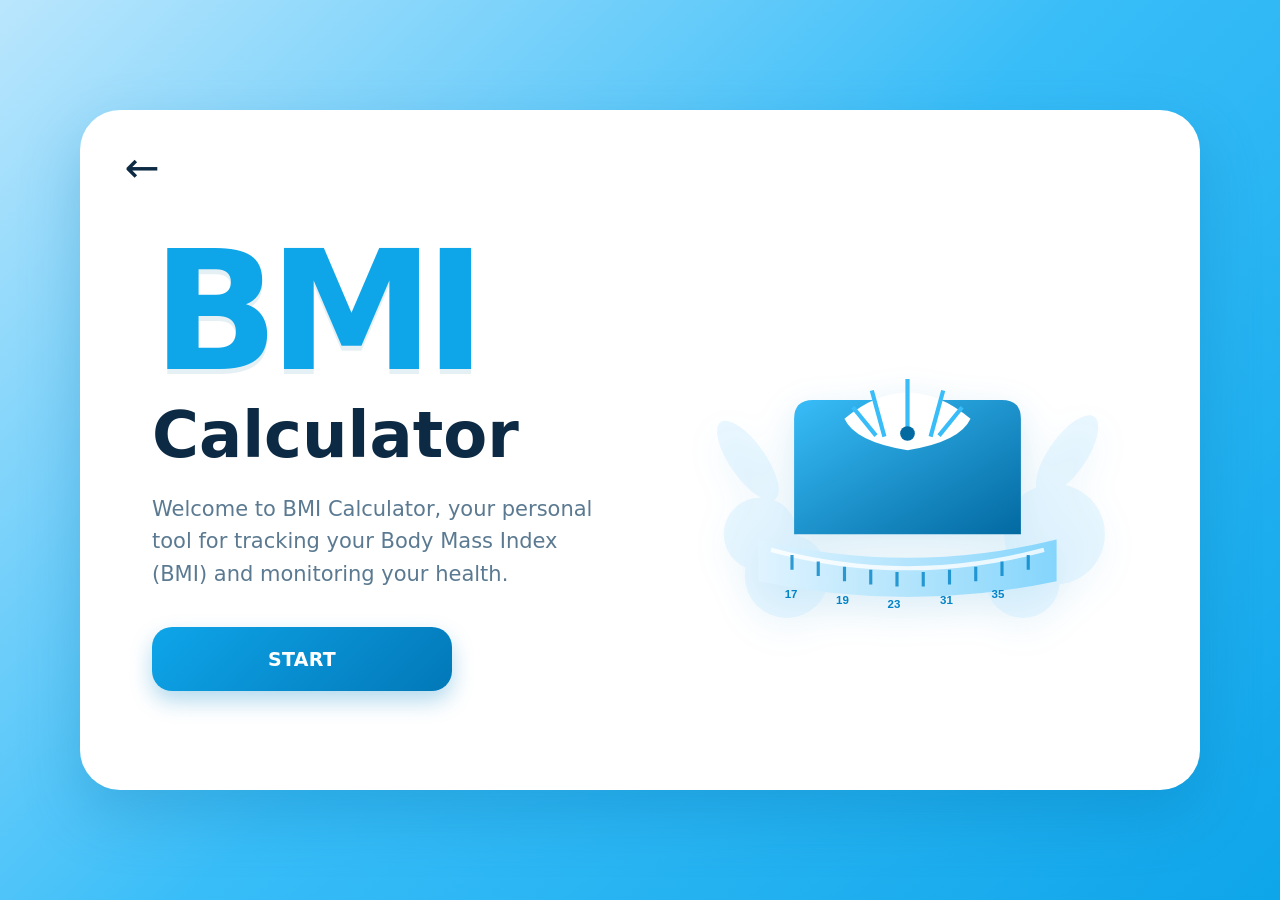
<file: index.html>
<!DOCTYPE html>
<html lang="en">
<head>
  <meta charset="UTF-8">
  <meta name="viewport" content="width=device-width, initial-scale=1, viewport-fit=cover">
  <meta name="theme-color" content="#0ea5e9">
  <title>BMI Calculator</title>
  <link rel="stylesheet" href="/style.css">
  <link rel="icon" href="/favicon.ico" sizes="any">
  <link rel="icon" type="image/png" sizes="32x32" href="/favicon-32.png">
  <link rel="icon" type="image/png" sizes="192x192" href="/icon-192.png">
  <link rel="apple-touch-icon" href="/apple-touch-icon.png">
  <link rel="manifest" href="/manifest.webmanifest">

  <link rel="canonical" href="https://smartbmicalculator.vercel.app">
  <meta name="description" content="Calculate your BMI quickly and easily. Check your body mass index and understand your BMI range.">
  <meta property="og:site_name" content="BMI Calculator">
  <meta property="og:type" content="website">
  <meta property="og:title" content="BMI Calculator">
  <meta property="og:description" content="Calculate your BMI quickly and easily. Check your body mass index and understand your BMI range.">
  <meta property="og:url" content="https://smartbmicalculator.vercel.app">
  <meta property="og:image" content="https://smartbmicalculator.vercel.app/share-image.jpg?v=2">
  <meta property="og:image:secure_url" content="https://smartbmicalculator.vercel.app/share-image.jpg?v=2">
  <meta property="og:image:type" content="image/jpeg">
  <meta property="og:image:width" content="1200">
  <meta property="og:image:height" content="630">
  <meta property="og:image:alt" content="BMI Calculator">
  <meta name="twitter:card" content="summary_large_image">
  <meta name="twitter:title" content="BMI Calculator">
  <meta name="twitter:description" content="Calculate your BMI quickly and easily. Check your body mass index and understand your BMI range.">
  <meta name="twitter:image" content="https://smartbmicalculator.vercel.app/share-image.jpg?v=2">


</head>
<body>
  <main class="app-shell">
    <section class="phone-card home-page">
      <button class="back-btn" onclick="history.back()" aria-label="Go back">←</button>

      <div class="home-content">
        <div class="brand">
          <div class="bmi-logo">BMI</div>
          <div class="brand-subtitle">Calculator</div>
        </div>

        <p class="intro">
          Welcome to BMI Calculator, your personal tool for tracking your Body Mass Index (BMI) and monitoring your health.
        </p>

        <img class="scale-image" src="assets/scale.svg" alt="BMI scale illustration">

        <a class="primary-btn" href="/calculator">START</a>
      </div>
    </section>
  </main>
</body>
</html>
</file>
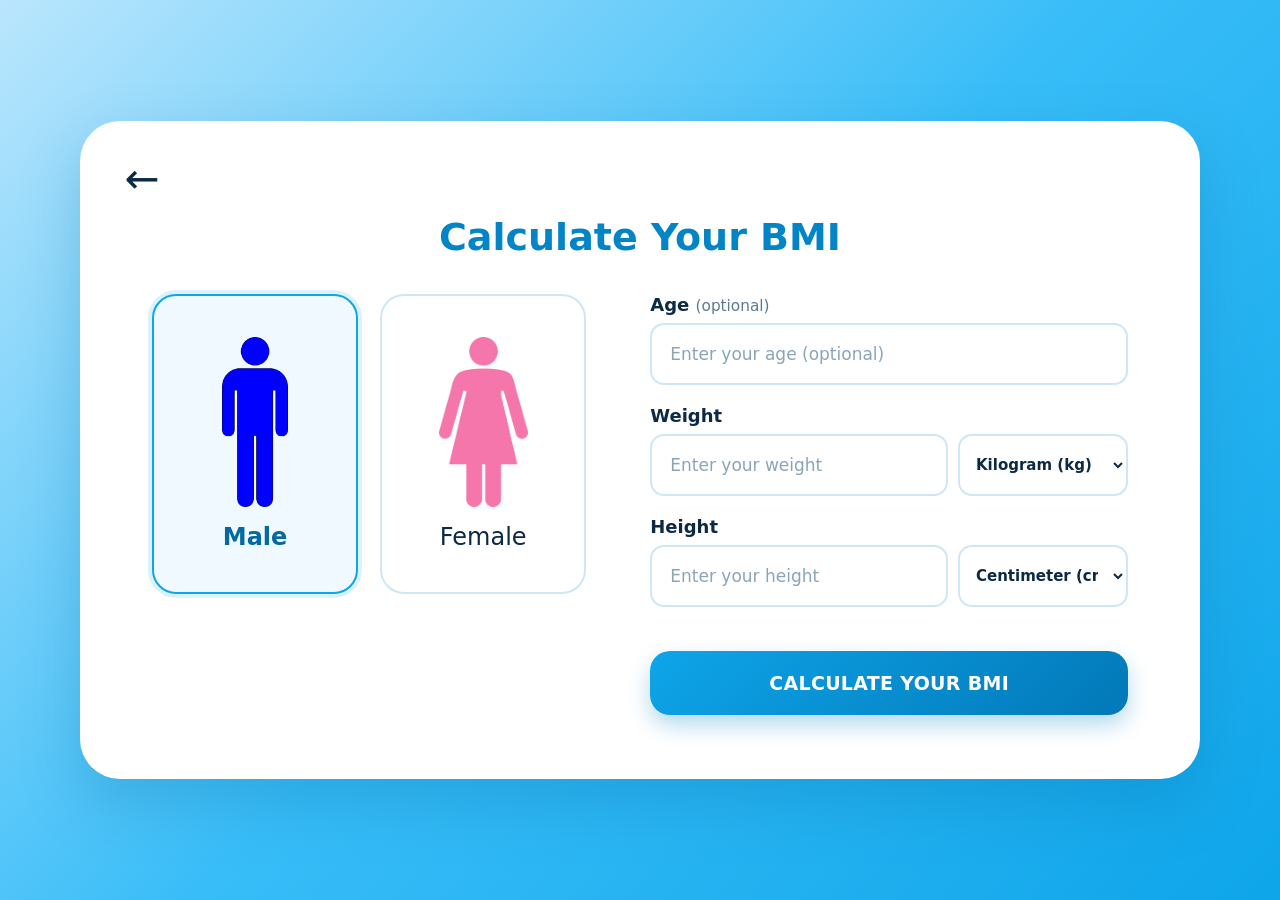
<file: calculator.html>
<!DOCTYPE html>
<html lang="en">
<head>
  <meta charset="UTF-8">
  <meta name="viewport" content="width=device-width, initial-scale=1, viewport-fit=cover">
  <meta name="theme-color" content="#0ea5e9">
  <title>BMI Calculator | Calculate</title>
  <link rel="stylesheet" href="/style.css">
  <link rel="icon" href="/favicon.ico" sizes="any">
  <link rel="icon" type="image/png" sizes="32x32" href="/favicon-32.png">
  <link rel="icon" type="image/png" sizes="192x192" href="/icon-192.png">
  <link rel="apple-touch-icon" href="/apple-touch-icon.png">
  <link rel="manifest" href="/manifest.webmanifest">

  <link rel="canonical" href="https://smartbmicalculator.vercel.app/calculator">
  <meta name="description" content="Calculate your BMI quickly and easily. Check your body mass index and understand your BMI range.">
  <meta property="og:site_name" content="BMI Calculator">
  <meta property="og:type" content="website">
  <meta property="og:title" content="BMI Calculator">
  <meta property="og:description" content="Calculate your BMI quickly and easily. Check your body mass index and understand your BMI range.">
  <meta property="og:url" content="https://smartbmicalculator.vercel.app/calculator">
  <meta property="og:image" content="https://smartbmicalculator.vercel.app/share-image.jpg?v=2">
  <meta property="og:image:secure_url" content="https://smartbmicalculator.vercel.app/share-image.jpg?v=2">
  <meta property="og:image:type" content="image/jpeg">
  <meta property="og:image:width" content="1200">
  <meta property="og:image:height" content="630">
  <meta property="og:image:alt" content="BMI Calculator">
  <meta name="twitter:card" content="summary_large_image">
  <meta name="twitter:title" content="BMI Calculator">
  <meta name="twitter:description" content="Calculate your BMI quickly and easily. Check your body mass index and understand your BMI range.">
  <meta name="twitter:image" content="https://smartbmicalculator.vercel.app/share-image.jpg?v=2">

</head>
<body>
  <main class="app-shell">
    <section class="phone-card calculator-page">
      <button class="back-btn" onclick="location.href='/'" aria-label="Back to home">←</button>

      <h1 class="page-title">Calculate Your BMI</h1>

      <div class="gender-grid">
        <button class="gender-card selected" data-gender="Male" type="button">
          <img src="assets/Male.png" alt="Male Image">
          <span>Male</span>
        </button>

        <button class="gender-card" data-gender="Female" type="button">
          <img src="assets/Female.png" alt="Female Image">
          <span>Female</span>
        </button>
      </div>

      <form id="bmiForm" autocomplete="off" novalidate>
        <label for="age">Age <span class="optional">(optional)</span></label>
        <input id="age" autocomplete="off" type="number" inputmode="numeric" min="1" max="120" placeholder="Enter your age (optional)">

        <label for="weight">Weight</label>
        <div class="input-row">
          <input id="weight" autocomplete="off" type="number" inputmode="decimal" min="1" step="0.1" placeholder="Enter your weight" required>
          <select id="weightUnit" aria-label="Weight unit">
            <option value="kg">Kilogram (kg)</option>
            <option value="g">Gram (g)</option>
            <option value="lb">Pound (lb)</option>
            <option value="oz">Ounce (oz)</option>
            <option value="st">Stone (st)</option>
        </select>
        </div>

        <label for="height">Height</label>
        <div class="input-row">
          <input id="height" autocomplete="off" type="number" inputmode="decimal" min="1" step="0.1" placeholder="Enter your height" required>
          <select id="heightUnit" aria-label="Height unit">
            <option value="cm">Centimeter (cm)</option>
            <option value="m">Meter (m)</option>
            <option value="mm">Millimeter (mm)</option>
            <option value="in">Inch (in)</option>
            <option value="ft">Foot (ft)</option>
            <option value="yd">Yard (yd)</option>
        </select>
        </div>

        <p id="formError" class="form-error"></p>
        <button class="primary-btn calculate-btn" type="submit">CALCULATE YOUR BMI</button>
      </form>
    </section>
  </main>

  <script src="/script.js"></script>
</body>
</html>
</file>
<file: style.css>
/* =========================================================
   BMI Calculator – Sky Blue theme, fully responsive
   Mobile  : full-screen app layout
   Tablet  : centered card
   Desktop : wide card with two-column layouts
   ========================================================= */

*, *::before, *::after { box-sizing: border-box; }

:root {
  --primary: #0ea5e9;
  --primary-dark: #0284c7;
  --primary-deep: #0369a1;
  --primary-soft: #f0f9ff;
  --track: #d7eefb;
  --border: #cfe6f5;
  --ink: #0c2a43;
  --muted: #5b7a91;
  --page: #f3faff;
  --card: #ffffff;
}

html, body {
  margin: 0;
  min-height: 100%;
  font-family: system-ui, -apple-system, "Segoe UI", Roboto, Arial, sans-serif;
  color: var(--ink);
  -webkit-text-size-adjust: 100%;
}

body {
  min-height: 100vh;
  min-height: 100dvh;
  background: linear-gradient(135deg, #bae6fd 0%, #38bdf8 50%, #0ea5e9 100%);
  background-attachment: fixed;
}

button, input, select { font: inherit; }

img { max-width: 100%; }

.app-shell {
  min-height: 100vh;
  min-height: 100dvh;
  display: flex;
  justify-content: center;
  align-items: center;
  padding: clamp(16px, 3vw, 44px);
}

/* ---------- Card ---------- */
.phone-card {
  position: relative;
  width: min(580px, 100%);
  background: var(--card);
  border-radius: 32px;
  padding: 88px 36px 40px;
  box-shadow: 0 24px 60px rgba(3, 105, 161, .25);
}

.back-btn {
  position: absolute;
  top: 24px;
  left: 24px;
  width: 48px;
  height: 48px;
  padding: 0;
  border: 0;
  border-radius: 50%;
  background: transparent;
  color: var(--ink);
  font-size: 38px;
  line-height: 1;
  font-weight: 300;
  cursor: pointer;
  transition: background .2s;
}
.back-btn:hover { background: var(--primary-soft); }

/* ---------- Buttons ---------- */
.primary-btn,
.secondary-btn {
  border: 0;
  border-radius: 20px;
  min-height: 64px;
  padding: 0 28px;
  cursor: pointer;
  text-decoration: none;
  display: flex;
  justify-content: center;
  align-items: center;
  text-align: center;
  font-weight: 700;
  font-size: 19px;
  letter-spacing: .3px;
}

.primary-btn {
  width: 100%;
  color: #fff;
  background: linear-gradient(135deg, #0ea5e9, #0278b8);
  box-shadow: 0 10px 22px rgba(2, 132, 199, .30);
  transition: transform .15s, box-shadow .15s;
}
.primary-btn:hover { transform: translateY(-2px); box-shadow: 0 14px 26px rgba(2, 132, 199, .36); }
.primary-btn:active { transform: translateY(0); }

.secondary-btn {
  color: #fff;
  background: linear-gradient(135deg, #38bdf8, #0ea5e9);
}

/* ---------- Home ---------- */
.home-page { display: flex; flex-direction: column; }

.home-content {
  flex: 1;
  display: flex;
  flex-direction: column;
  align-items: center;
  text-align: center;
}

.brand { margin-top: 10px; }

.bmi-logo {
  font-size: clamp(96px, 26vw, 140px);
  line-height: .85;
  letter-spacing: -.06em;
  font-weight: 900;
  color: var(--primary);
  text-shadow: 0 5px 0 rgba(3, 105, 161, .10);
}

.brand-subtitle {
  margin-top: 18px;
  font-size: clamp(38px, 11vw, 56px);
  font-weight: 700;
  line-height: 1;
}

.intro {
  margin: 22px 0 0;
  max-width: 30em;
  font-size: clamp(16px, 4.4vw, 19px);
  line-height: 1.55;
  color: var(--muted);
}

.scale-image {
  width: min(82%, 360px);
  margin: 28px auto;
  filter: drop-shadow(0 12px 18px rgba(2, 132, 199, .16));
}

.home-page .primary-btn { width: min(100%, 360px); margin-top: auto; }

/* ---------- Page titles ---------- */
.page-title {
  margin: 0 0 28px;
  text-align: center;
  font-size: clamp(26px, 7.4vw, 34px);
  line-height: 1.1;
  font-weight: 800;
  color: var(--primary-dark);
}

/* ---------- Calculator ---------- */
.gender-grid {
  display: grid;
  grid-template-columns: 1fr 1fr;
  gap: 18px;
  margin-bottom: 14px;
}

.gender-card {
  min-height: 200px;
  border: 2px solid var(--border);
  border-radius: 24px;
  background: #fff;
  cursor: pointer;
  display: flex;
  flex-direction: column;
  align-items: center;
  justify-content: center;
  gap: 10px;
  color: var(--ink);
  transition: border-color .2s, background .2s, box-shadow .2s;
}
.gender-card:hover { border-color: var(--primary); }

.gender-card.selected {
  border-color: var(--primary);
  background: var(--primary-soft);
  box-shadow: 0 0 0 4px rgba(14, 165, 233, .15);
}

.gender-card img {
  mix-blend-mode: multiply;   /* hides the white box around the PNG on tinted cards */
  width: 130px;
  height: 130px;
  object-fit: contain;
  object-position: center;
  display: block;
  flex: 0 0 auto;
}

.gender-card span { font-size: 21px; font-weight: 500; color: var(--ink); }
.gender-card.selected span { color: var(--primary-deep); font-weight: 700; }

#bmiForm label {
  display: block;
  margin: 18px 0 8px;
  font-size: 18px;
  font-weight: 700;
}

.optional { font-weight: 500; color: var(--muted); font-size: .85em; }

input, select {
  border: 2px solid var(--border);
  background: #fff;
  color: var(--ink);
  border-radius: 14px;
  outline: none;
  transition: border-color .2s, box-shadow .2s;
}

input:focus, select:focus {
  border-color: var(--primary);
  box-shadow: 0 0 0 4px rgba(14, 165, 233, .18);
}

input { width: 100%; height: 58px; padding: 0 18px; font-size: 17px; }
input::placeholder { color: #8aa5b8; }

.input-row {
  display: grid;
  grid-template-columns: minmax(0, 1fr) minmax(128px, 170px);
  gap: 10px;
}

select { height: 58px; padding: 0 12px; font-weight: 600; font-size: 15px; }

.form-error { color: #d62929; min-height: 20px; margin: 10px 2px 0; font-size: 14px; }

.calculate-btn { margin-top: 14px; }

/* ---------- Result ---------- */
.bmi-ring {
  width: 180px;
  height: 180px;
  margin: 0 auto 16px;
  border-radius: 50%;
  background: conic-gradient(var(--primary) 0 36%, var(--track) 36% 100%);
  position: relative;
  display: grid;
  place-items: center;
}

.bmi-ring::before {
  content: "";
  position: absolute;
  inset: 12px;
  border-radius: 50%;
  background: #fff;
}

.bmi-number { position: relative; z-index: 1; font-size: 44px; font-weight: 800; }

.result-message { text-align: center; font-size: 19px; margin: 0 0 22px; }
.result-message strong { color: var(--primary-dark); }

.stats-grid {
  display: grid;
  grid-template-columns: repeat(3, 1fr);
  border: 2px solid var(--border);
  border-radius: 18px;
  overflow: hidden;
  margin-bottom: 22px;
}
.stats-grid.no-age { grid-template-columns: repeat(2, 1fr); }

.stats-grid div {
  min-height: 84px;
  padding: 8px;
  display: flex;
  flex-direction: column;
  align-items: center;
  justify-content: center;
  gap: 8px;
  border-right: 1px solid var(--border);
  text-align: center;
}
.stats-grid div:last-child { border-right: 0; }
.stats-grid span { font-size: 15px; color: var(--muted); }
.stats-grid strong { font-size: 18px; overflow-wrap: anywhere; }

.bmi-scale { display: flex; flex-direction: column; gap: 4px; }

.scale-row {
  display: grid;
  grid-template-columns: 22px 1fr auto;
  align-items: center;
  gap: 10px;
  min-height: 40px;
  border-radius: 10px;
  padding: 4px 8px;
  font-size: 16px;
}
.scale-row.active { background: #dff4df; font-weight: 700; }
.scale-row b { font-weight: 500; white-space: nowrap; }
.scale-row.active b { font-weight: 700; }

.dot { width: 20px; height: 20px; border-radius: 50%; display: inline-block; }
.very-low { background: #2164eb; }
.low { background: #13a9ea; }
.under { background: #55b8e9; }
.normal { background: #16bf48; }
.over { background: #ffae00; }
.obese { background: #f23825; }

.normal-weight {
  border-top: 2px solid var(--border);
  margin-top: 14px;
  padding-top: 14px;
  display: flex;
  justify-content: space-between;
  flex-wrap: wrap;
  gap: 6px 10px;
  font-size: 17px;
}
.normal-weight strong { font-weight: 600; color: var(--primary-deep); }

.result-actions {
  display: grid;
  grid-template-columns: 1fr 1fr;
  gap: 16px;
  margin-top: 26px;
}
.result-actions .primary-btn,
.result-actions .secondary-btn { min-height: 58px; font-size: 16px; padding: 0 12px; }

/* =========================================================
   MOBILE  (up to 600px) – full-screen, fits phone width
   ========================================================= */
@media (max-width: 600px) {
  body { background: var(--page); }

  .app-shell { padding: 0; display: block; }

  .phone-card {
    width: 100%;
    min-height: 100vh;
    min-height: 100dvh;
    border-radius: 0;
    box-shadow: none;
    padding: 64px 18px 24px;
  }

  .back-btn { top: 10px; left: 10px; width: 44px; height: 44px; font-size: 36px; }

  .brand { margin-top: 6px; }
  .bmi-logo { letter-spacing: -.055em; }
  .scale-image { width: min(70vw, 300px); margin: 22px auto; }
  .home-page .primary-btn { width: 100%; }

  .page-title { margin-bottom: 18px; }

  .gender-grid { gap: 12px; margin-bottom: 6px; }
  .gender-card { min-height: 168px; border-radius: 20px; gap: 6px; }
  .gender-card img { width: 100px; height: 100px; }
  .gender-card span { font-size: 18px; }

  #bmiForm label { margin: 14px 0 6px; font-size: 17px; }
  input, select { height: 54px; border-radius: 13px; }
  input { padding: 0 14px; font-size: 16px; }   /* 16px stops iOS zoom */
  select { font-size: 13px; padding: 0 4px; }
  .input-row { grid-template-columns: minmax(0, 1fr) 152px; gap: 8px; }
  .calculate-btn { min-height: 58px; font-size: 17px; border-radius: 16px; }

  .bmi-ring { width: 150px; height: 150px; margin-bottom: 12px; }
  .bmi-ring::before { inset: 10px; }
  .bmi-number { font-size: 38px; }
  .result-message { font-size: 17px; margin-bottom: 16px; }
  .stats-grid { margin-bottom: 14px; }
  .stats-grid div { min-height: 70px; gap: 5px; }
  .stats-grid span { font-size: 13px; }
  .stats-grid strong { font-size: 16px; }

  .scale-row { min-height: 36px; grid-template-columns: 20px 1fr auto; gap: 8px; font-size: 14px; padding: 3px 6px; }
  .dot { width: 18px; height: 18px; }
  .normal-weight { font-size: 15px; margin-top: 10px; padding-top: 10px; }

  .result-actions { gap: 10px; margin-top: 18px; }
  .result-actions .primary-btn,
  .result-actions .secondary-btn { min-height: 52px; border-radius: 15px; font-size: 14px; }
}

/* Very small phones */
@media (max-width: 360px) {
  .phone-card { padding-left: 12px; padding-right: 12px; }
  .gender-card { min-height: 144px; }
  .gender-card img { width: 78px; height: 78px; }
  .input-row { grid-template-columns: minmax(0, 1fr) 140px; }
  select { font-size: 12px; }
  .scale-row { font-size: 13px; }
  .scale-row b { font-size: 12px; }
}

/* Short phones (landscape / small height): don't force full-height */
@media (max-height: 560px) and (max-width: 900px) {
  .phone-card { min-height: 0; }
}

/* =========================================================
   TABLET  (601px – 1023px) – centered card
   ========================================================= */
@media (min-width: 601px) and (max-width: 1023px) {
  .phone-card { width: min(640px, 100%); padding: 92px 44px 48px; }
  .home-content { min-height: 600px; }
}

/* =========================================================
   DESKTOP  (1024px+) – wide card, two-column layouts
   ========================================================= */
@media (min-width: 1024px) {
  .phone-card {
    width: min(1120px, 100%);
    padding: 96px 72px 64px;
    border-radius: 40px;
  }

  .back-btn { top: 32px; left: 36px; width: 52px; height: 52px; font-size: 42px; }

  /* Home: text left, illustration right */
  .home-content {
    display: grid;
    grid-template-columns: minmax(0, 1.05fr) minmax(0, 1fr);
    grid-template-areas:
      "brand image"
      "intro image"
      "btn   image";
    grid-template-rows: auto auto auto;
    align-content: center;
    align-items: center;
    column-gap: 72px;
    text-align: left;
    min-height: 520px;
  }
  .brand { grid-area: brand; margin: 0; }
  .intro { grid-area: intro; margin: 26px 0 0; font-size: 21px; max-width: 28em; }
  .scale-image { grid-area: image; width: 100%; max-width: 480px; margin: 0 auto; }
  .home-page .primary-btn { grid-area: btn; width: auto; min-width: 300px; margin: 36px 0 0; justify-self: start; }
  .bmi-logo { font-size: clamp(130px, 13vw, 190px); }
  .brand-subtitle { font-size: clamp(48px, 5vw, 68px); margin-top: 20px; }

  /* Calculator: gender left, form right */
  .calculator-page {
    display: grid;
    grid-template-columns: minmax(0, 1fr) minmax(0, 1.1fr);
    column-gap: 64px;
    align-items: start;
  }
  .calculator-page .page-title { grid-column: 1 / -1; margin-bottom: 36px; font-size: 38px; }
  .calculator-page .gender-grid { grid-column: 1; margin: 0; gap: 22px; }
  .calculator-page #bmiForm { grid-column: 2; }
  .gender-card { min-height: 300px; gap: 16px; }
  .gender-card img { width: 170px; height: 170px; }
  .gender-card span { font-size: 24px; }
  #bmiForm label { margin-top: 0; margin-bottom: 8px; }
  #bmiForm .input-row + label,
  #bmiForm input + label { margin-top: 20px; }
  input, select { height: 62px; }

  /* Result: two columns */
  .result-page {
    display: grid;
    grid-template-columns: minmax(0, 1fr) minmax(0, 1.1fr);
    grid-template-areas:
      "title  title"
      "ring   scale"
      "msg    scale"
      "stats  nw"
      "actions actions";
    column-gap: 64px;
    align-items: start;
  }
  .result-page .page-title { grid-area: title; margin-bottom: 32px; font-size: 38px; }
  .bmi-ring { grid-area: ring; width: 220px; height: 220px; margin: 0 auto 18px; justify-self: center; }
  .bmi-ring::before { inset: 14px; }
  .bmi-number { font-size: 56px; }
  .result-message { grid-area: msg; font-size: 22px; margin-bottom: 26px; }
  .stats-grid { grid-area: stats; margin-bottom: 0; align-self: end; }
  .bmi-scale { grid-area: scale; gap: 6px; }
  .scale-row { min-height: 46px; font-size: 18px; }
  .normal-weight { grid-area: nw; margin-top: 18px; align-self: end; font-size: 18px; }
  .result-actions { grid-area: actions; max-width: 640px; width: 100%; justify-self: center; margin-top: 40px; gap: 22px; }
  .result-actions .primary-btn,
  .result-actions .secondary-btn { min-height: 64px; font-size: 18px; }
}

/* Large monitors (1600px+) */
@media (min-width: 1600px) {
  .phone-card { width: min(1280px, 100%); padding: 104px 88px 72px; }
  .gender-card { min-height: 330px; }
  .gender-card img { width: 190px; height: 190px; }
  .bmi-ring { width: 250px; height: 250px; }
  .intro { font-size: 23px; }
  #bmiForm label { font-size: 20px; }
  input { font-size: 19px; }
  select { font-size: 17px; }
  .scale-row { font-size: 19px; min-height: 50px; }
}

/* Short desktop windows: tighten vertical spacing */
@media (min-width: 1024px) and (max-height: 800px) {
  .phone-card { padding-top: 84px; padding-bottom: 48px; }
  .gender-card { min-height: 240px; }
  .gender-card img { width: 140px; height: 140px; }
  .home-content { min-height: 440px; }
}

/* Respect reduced-motion */
@media (prefers-reduced-motion: reduce) {
  * { transition: none !important; }
}
</file>
